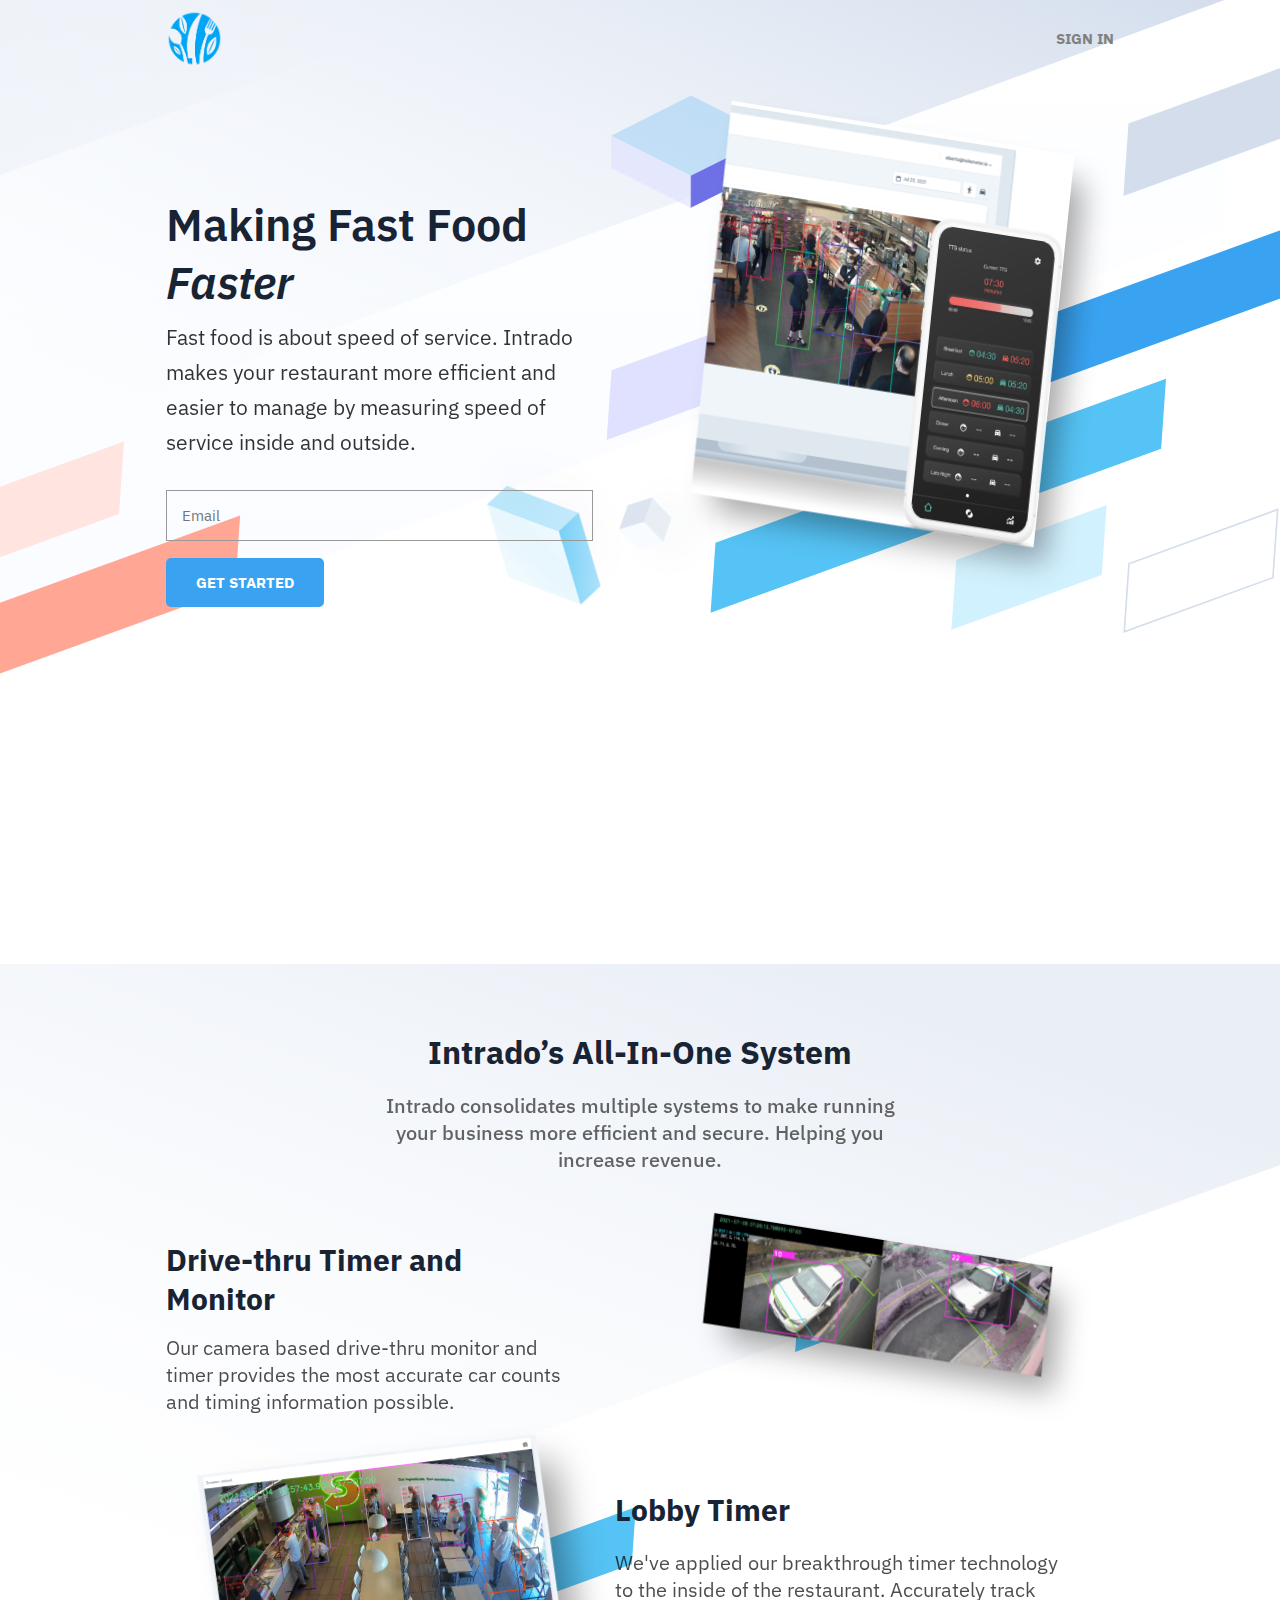
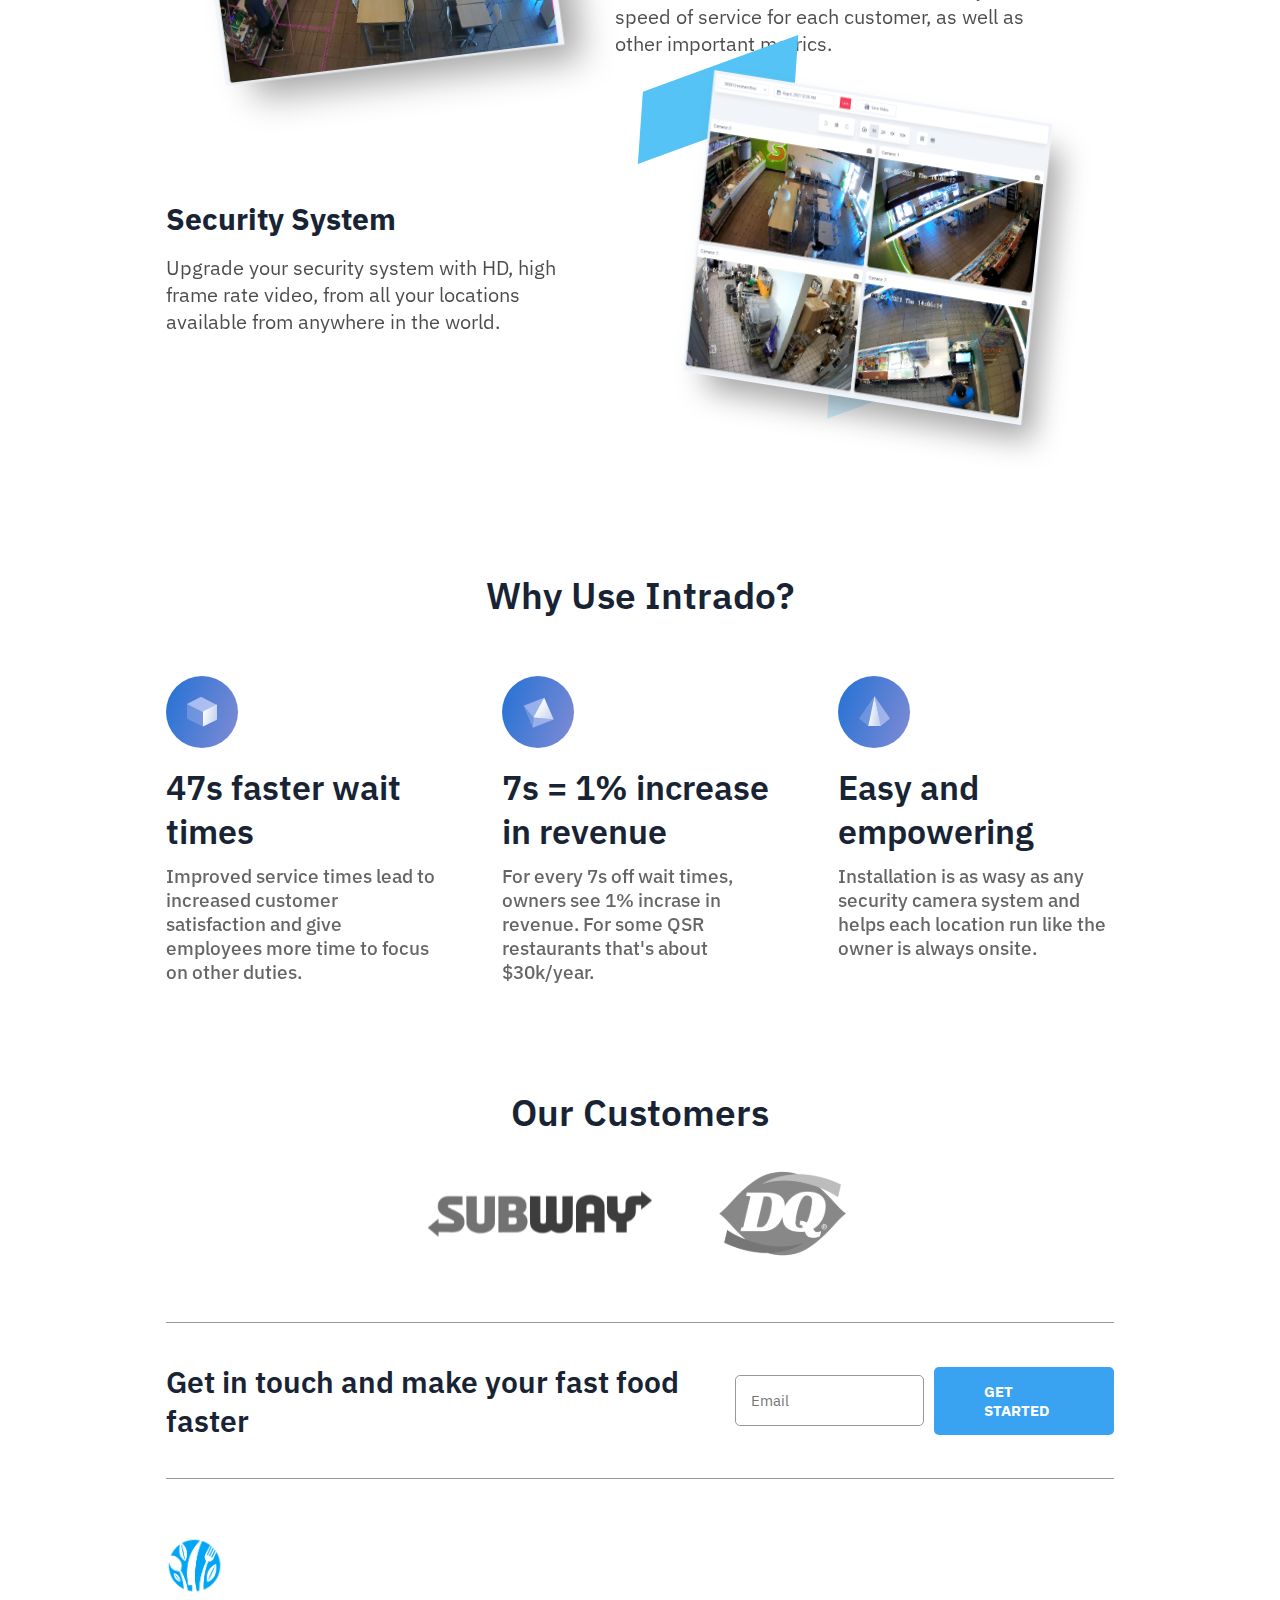
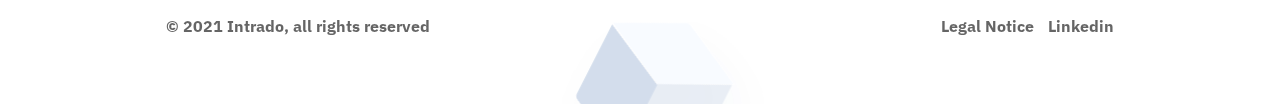
<file: index.html>
<!DOCTYPE html>
<html lang="en" dir="ltr">
  <head>
    <meta charset="utf-8">
    <meta http-equiv="X-UA-Compatible" content="IE=edge">
    <meta name="viewport" content="width=device-width, initial-scale=1.0">
    <link rel="shortcut icon" href="images/fav.png">
    <title>Intrado</title>
    <link rel="stylesheet" href="css/style.css">
    <link rel="stylesheet" href="https://cdnjs.cloudflare.com/ajax/libs/font-awesome/5.15.2/css/all.min.css">
  </head>
  <body>


    <header>
      <img class="logo" src="images/home.png" alt="">
      <a class="sign" href="login.html">SIGN IN</a>
    </header>

<section id="home">

  <div class="first">
    <img class="start" src="images/two.svg" alt="">
<h1>Making Fast Food <em>Faster</em></h1>
<h2>Fast food is about speed of service. Intrado makes your restaurant more efficient and easier to manage by measuring speed of service inside and outside.</h2>
<input type="text" class="form__input" placeholder="Email" id="name" required>
<a href="#">GET STARTED</a>
  </div>
  <div class="">
    <img class="hom-img" src="images/one.svg" alt="">
    <img class="home-img" src="images/hero.png" alt="">
  </div>
</section>


<section id="cards">
  <img class="card-bg" src="images/card-bg.svg" alt="">
<h1>Intrado’s All-In-One System</h1>
<h2>Intrado consolidates multiple systems to make running your business more efficient and secure. Helping you increase revenue.</h2>

<div class="partition">
  <div class="card-text card-text1">
<h3>Drive-thru Timer and Monitor</h3>
<h4>Our camera based drive-thru monitor and timer provides the most accurate car counts and timing information possible.</h4>
  </div>
  <div class="card-img card-img1">
    <img class="crd-bg" src="images/1.svg" alt="">
<img class="side-img" src="images/first.png" alt="">
  </div>
  <div class="card-img card-img2">
    <img class="crd-bg" src="images/2.svg" alt="">
<img class="side-img" src="images/second.png" alt="">
  </div>
  <div class="card-text card-text2">
<h3>Lobby Timer</h3>
<h4>We've applied our breakthrough timer technology to the inside of the restaurant. Accurately track speed of service for each customer, as well as other important metrics.</h4>
  </div>
  <div class="card-text card-text3">
<h3>Security System</h3>
<h4>Upgrade your security system with HD, high frame rate video, from all your locations available from anywhere in the world.</h4>
  </div>
  <div class="card-img card-img3">
    <img class="crd-bg" src="images/3.svg" alt="">
<img class="side-img" src="images/third.png" alt="">
  </div>
</div>

</section>



<section id="use">
  <h1>Why Use Intrado?</h1>
  <div class="divide">

<div class="divider">
<img src="images/cube.svg" alt="">
<h2>47s faster wait times</h2>
<h3>Improved service times lead to increased customer satisfaction and give employees more time to focus on other duties.</h3>
</div>

<div class="divider">
<img src="images/diamond.svg" alt="">
<h2>7s = 1% increase in revenue</h2>
<h3>For every 7s off wait times, owners see 1% incrase in revenue. For some QSR restaurants that's about $30k/year.</h3>
</div>

<div class"divider">
  <img src="images/triangle.svg" alt="">
  <h2>Easy and empowering</h2>
  <h3>Installation is as wasy as any security camera system and helps each location run like the owner is always onsite.</h3>
</div>

  </div>
</section>


<section id="customer">
<h1>Our Customers</h1>
<div class="custom">
<img src="images/SW.svg" alt="">
<img src="images/DQ.svg" alt="">
</div>
</section>


<section id="contact">
<h1>Get in touch and make your fast food faster</h1>
<input type="text" class="form__input" placeholder="Email" id="name" required>
<a href="#">GET STARTED</a>
</section>


<section id="footer">
<img src="images/home.png" alt="">
<div class="end">
<h2>© 2021 Intrado, all rights reserved</h2>
<div class="terms">
<a href="legal.html">Legal Notice</a> &emsp;
<a href="https://www.linkedin.com/company/in-trado">Linkedin</a>
</div>
</div>
<img src="images/end.svg" alt="">
</section>


  </body>
</html>
</file>
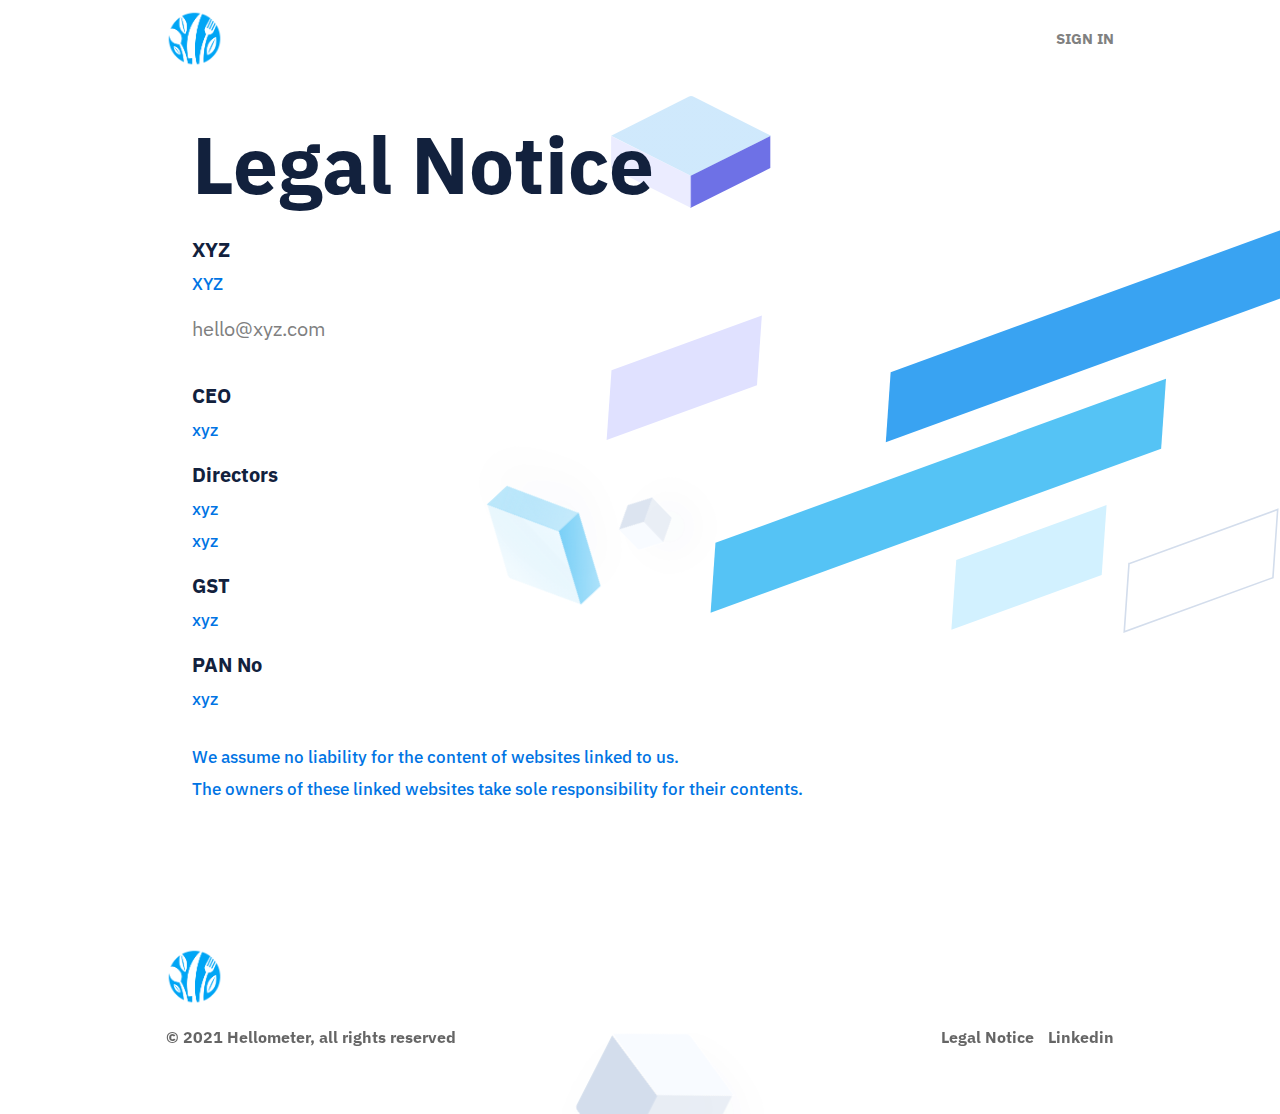
<file: legal.html>
<!DOCTYPE html>
<html lang="en" dir="ltr">

<head>
  <meta charset="utf-8">
  <meta http-equiv="X-UA-Compatible" content="IE=edge">
  <meta name="viewport" content="width=device-width, initial-scale=1.0">
  <link rel="shortcut icon" href="images/fav.png">
  <title>Max</title>
  <link rel="stylesheet" href="css/legal.css">
  <link rel="stylesheet" href="css/style.css">
  <link rel="stylesheet" href="https://cdnjs.cloudflare.com/ajax/libs/font-awesome/5.15.3/css/all.min.css">
</head>

<body>

  <header>
    <img class="logo" src="images/home.png" alt="">
    <a class="sign" href="login.html">SIGN IN</a>
  </header>
<section class="none" id="none">
  <img class="hom-img" src="images/one.svg" alt="">
  <p class="note">Legal Notice</p>
  <p class="head">XYZ</p>
  <p class="body">XYZ</p>
  <a href=""><p class="weblink">hello@xyz.com</p></a>
  <p class="head">CEO</p>
  <p class="body">xyz</p>
  <p class="head">Directors</p>
  <p class="body">xyz</p>
  <p class="body">xyz</p>
  <p class="head">GST</p>
  <p class="body">xyz</p>
  <p class="head">PAN No</p>
  <p class="body">xyz</p>
  <br>
  <br>
  <p class="body">We assume no liability for the content of websites linked to us.</p>
  <p class="body">The owners of these linked websites take sole responsibility for their contents.</p>

</section>

<section id="footer">
<img src="images/home.png" alt="">
<div class="end">
<h2>© 2021 Hellometer, all rights reserved</h2>
<div class="terms">
<a href="legal.html">Legal Notice</a> &emsp;
<a href="https://www.linkedin.com/company/in-trado">Linkedin</a>
</div>
</div>
<img src="images/end.svg" alt="">
</section>

  </body>

  </html>
</file>
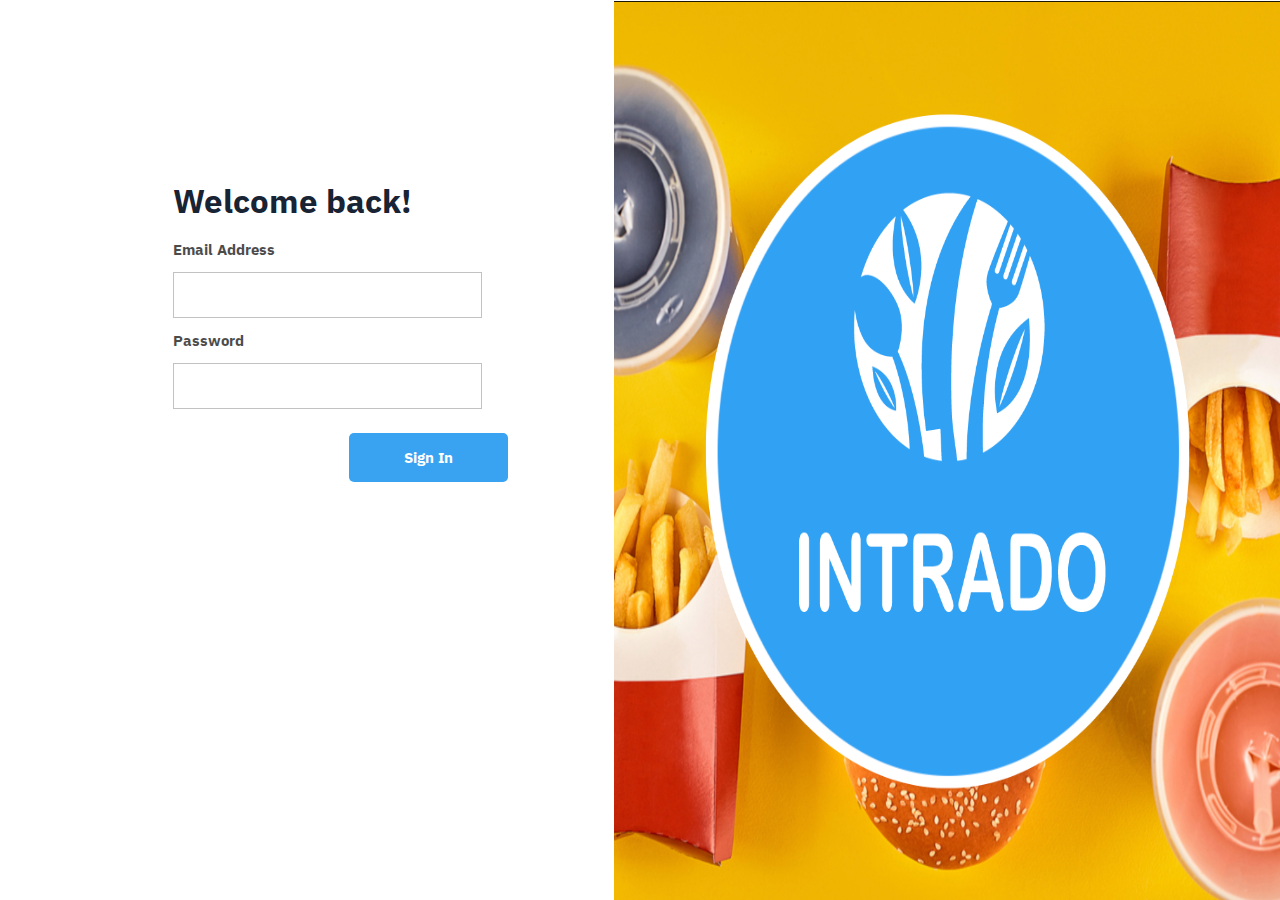
<file: login.html>
<!DOCTYPE html>
<html lang="en" dir="ltr">
  <head>
    <meta http-equiv="X-UA-Compatible" content="IE=edge">
    <meta name="viewport" content="width=device-width, initial-scale=1.0">
    <meta charset="utf-8">
    <link rel="shortcut icon" href="images/fav.png">
    <title>Intrado</title>
    <link rel="stylesheet" href="css/login.css">
  </head>
  <body>
    <section id="login">
<div class="form">
<h1>Welcome back!</h1>
<label>Email Address</label><br><br>
<input type="email" name="" value=""><br>
<label>Password</label><br><br>
<input type="password" name="" value=""><br><br><br>
<a href="">Sign In</a>
</div>
<img src="images/login.png" alt="">
</section>
  </body>
</html>
</file>
<file: css/style.css>
@import url('https://fonts.googleapis.com/css2?family=IBM+Plex+Sans:wght@100;200;300;400;500;600;700&display=swap');
:root {
  --primary:#39a3f2;
}
* {
    font-family: 'IBM Plex Sans', sans-serif;
    margin: 0;
    padding: 0;
    box-sizing: border-box;
    transition: all .2s linear;
    outline: none;
    text-decoration: none;
    scroll-behavior: smooth;
}

*::selection {
    background: #39a3f2;
    color: #fff;
}

a,
a:focus,
a:active {
  text-decoration: none;
  color: inherit;
  cursor: pointer;
  z-index: 10;
}

html {
    font-size: 62.5%;
    overflow-x: hidden;
}
section{
  padding: 2rem 13%;
}

header {
    display: flex;
    align-items: center;
    justify-content: space-between;
    position: absolute;
    top: 0;
    left: 0;
    padding: 1rem 13%;
    width: 100vw;
}

header .logo {
    width: 6%;
}

header .sign{
  font-size: 1.5rem;
  font-weight: 900;
  color: grey;
  background: none;
  cursor: pointer;
}
header .sign:hover,
#home a:hover{
  color: #444;
}

header.header-active {
    height: 10vh;
    background: #fff;
    box-shadow: 0 .1rem .6rem rgba(0, 0, 0, .3);
}


#home{
  display: grid;
  grid-template-columns: 1fr 1fr;
  grid-gap: 50px;
  padding-top: 10%;
  height: 100vh;
  position: relative;
}
.home-img{
  width: 90%;
  transform-origin:top;
  margin-left: 8%;
  transform: scale3d(0.9, 1, 0.5) rotate3d(1,5, 2, 20deg);
  -webkit-box-shadow: 21px 20px 31px -6px rgba(0,0,0,0.36);
-moz-box-shadow: 21px 20px 31px -6px rgba(0,0,0,0.36);
box-shadow: 21px 20px 31px -6px rgba(0,0,0,0.36);
}
.start{
  position: absolute;
  top: 0;
  left: -91%;
  width: 280%;
  z-index: -6;
}
.home-img:hover{
  transform: rotate3d(0,0, 0, 0deg);
}
.hom-img{
  position: absolute;
  width: 99%;
  right: 0;
  left: 20%;
  top: 0;
  z-index: -5;
}
#home h1{
  color: #182334;
  font-size: 4.5rem;
  font-weight: 600;
  margin-top: 15%;
  margin-bottom: 2%;
}

#home h2{
  font-size: 2.1rem;
  font-weight: 400;
  opacity: 0.8;
  line-height: 3.5rem;
  margin-bottom: 3rem;
}

#home input{
  font-size: 1.5rem;
  color: #182334;
  padding: 1.5rem;
  width: 95%;
  border: solid 0.2px #999;
  background: inherit;
  margin-bottom: 7%;
  margin-right: 4%;
}

#home a{
padding: 1.5rem 3rem;
font-size: 1.5rem;
font-weight: 700;
color: #fff;
background: var(--primary);
border-radius: 0.5rem;
}

#cards{
  margin-top: 5%;
  text-align: center;
  position: relative;
}
.card-bg{
  position: absolute;
  width: 300%;
  right: -90%;
  top: 0;
  z-index: -4;
}
#cards h1{
  font-size: 3.2rem;
  color: #182334;
  font-weight: 700;
  margin-top: 5%;
  margin-bottom: 2%;
}
#cards h2{
  font-size: 2rem;
  opacity: 0.6;
  font-weight: 500;
  margin: 0 22%;
}

.partition{
  display: grid;
  grid-template-columns: 0.9fr 1.1fr;
  grid-gap: 40px;
  margin-top: 7%;

}
.card-img img{
  width: 80%;
}
.card-img{
  position: relative;
}
.card-text {
  text-align: left;
}
.card-text h3{
  font-size: 3rem;
  color: #182334;
  margin-bottom: 4%;
}
.card-text h4{
  font-size: 2rem;
  opacity: 0.7;
  font-weight: 400;
}
.card-text2 h3{
  margin-top: 7%;
}
.card-text3 h3{
  margin-top: 25%;
}
.card-text2 h4{
  margin-right: 10%;
}
.card-img1 .side-img,.card-img3 .side-img{
  transform-origin:top;
  margin-left: 8%;
  transform: scale3d(0.9, 1, 0.5) rotate3d(1,5, 2, 20deg);
  -webkit-box-shadow: 21px 20px 31px -6px rgba(0,0,0,0.36);
  -moz-box-shadow: 21px 20px 31px -6px rgba(0,0,0,0.36);
  box-shadow: 21px 20px 31px -6px rgba(0,0,0,0.36);
}
.card-img2 .side-img{
  transform-origin:top;
  margin-left: 8%;
  transform: scale3d(1.1, 1.1, 1.2) rotate3d(1,5, -2, 20deg);
  -webkit-box-shadow: 21px 20px 31px -6px rgba(0,0,0,0.36);
  -moz-box-shadow: 21px 20px 31px -6px rgba(0,0,0,0.36);
  box-shadow: 21px 20px 31px -6px rgba(0,0,0,0.36);
  margin-right: 10%;
}
.card-img2 .side-img:hover ,
.card-img1 .side-img:hover ,
.card-img3 .side-img:hover{
  transform: rotate3d(0,0, 0, 0deg);
}

.card-img1 .crd-bg{
  position: absolute;
  top: -13rem;
}

.card-img2 .crd-bg{
  position: absolute;
  width: 170%;
  left: -21rem;
  top: -17rem;
  z-index: -5;
}

.card-img3 .crd-bg{
  position: absolute;
  top: -20rem;
  left: -18rem;
  width: 175%;
}




#use{
  text-align: center;
  margin-top: 10%;
}
#customer{
  text-align: center;
  margin-top: 5%;
}
#use h1,#customer h1{
  font-size: 3.7rem;
  color: #182334;
  font-weight: 600;
}

.divide{
  display: grid;
  grid-template-columns: 1fr 1fr 1fr;
  grid-gap: 60px;
  text-align: left;
  margin-top: 6%;
}

.divide img{
  background-image: linear-gradient( 109.6deg,  rgba(45,116,213,1) 11.2%, rgba(121,137,212,1) 91.2% );
  border-radius: 100%;
  margin-bottom: 5%;
}

.divide h2{
  font-size: 3.4rem;
  color: #182334;
  font-weight: 600;
  margin-bottom: 4%;
}

.divide h3{
  font-size: 1.9rem;
  font-weight: 500;
  opacity: 0.6;
}


.custom{
  width: 60%;
  margin-top: 3%;
  display: flex;
  justify-content: center;
  margin-left: 20%;
}

.custom img:last-child{
  width: 25%;
}

.custom img:first-child{
  width: 40%;
  margin-right: 10%;
}


#contact {
  margin-top: 3%;
  border-top: solid 1px #999;
  border-bottom: solid 1px #999;
  width: 74%;
  margin-left: 13%;
  margin-bottom: 3%;
  padding: 3% 0%;
  display: flex;
  align-items:center;
}


#contact h1{
  font-size: 3.1rem;
  color: #182334;
  font-weight: 600;
  width: 56%;
  margin: none;
  margin-right: 4%;
}

#contact input{
  font-size: 1.5rem;
  color: #182334;
  padding: 1.5rem;
  width: 20%;
  border: solid 0.2px #999;
  background: inherit;
  border-radius: 0.5rem;
  margin-right: 1%
}

#contact a{
padding: 1.5rem 5.5rem;
font-size: 1.5rem;
font-weight: 700;
color: #fff;
background: var(--primary);
border-radius: 0.5rem;
width: 19%;
}
#contact a:hover{
  color: #182334;
}

#footer{
  position: relative;
  overflow: hidden;
}
#footer img{
  width: 6%;
  margin-bottom: 2%;
}

.end{
  display: flex;
  justify-content: space-between;
  margin-bottom: 5%;
}
.end h2{
  font-size: 1.6rem;
  opacity: 0.6;
}
.terms{
  z-index: 10;
}
.terms a{
  font-size: 1.6rem;
  font-weight: 700;
  opacity: 0.6;
  cursor: pointer;
  z-index: 12;
}

.terms a:hover{
  opacity: 1;
}

#footer img:last-child{
  position: absolute;
  width: 100%;
  left: 0;
  bottom: -8rem;
}




@media(max-width:1366px){

  #contact h1{
    font-size: 3rem;
  }
  #contact a{
    font-size: 1.5rem;
    padding: 1.5rem 5rem;
  }
}


@media(max-width:991px){
  section{
    padding: 2rem 6%;
  }
  header{
    padding: 1rem 6%;
  }
  #home{
    grid-gap: 20px;
    padding: 2rem 2%;
    grid-template-columns: 1.1fr 0.9fr;
    overflow-y: hidden;
    overflow-x: hidden;
  }
  #cards{
 overflow-x: hidden;
 overflow-y: hidden;
  }
  #home h1{
    margin-top: 45%;
  }
  .home-img{
    width: 100%;
    margin-top: 50%;
  }
  .hom-img{
    width: 140%;
    left: 10%;
  }
  .start{
   width: 420%;
  left: -140%;
  }
  #contact{
    width: 90%;
    margin-left: 5%;
  }
  #contact a{
    padding: 1.5rem 2rem;
    width: auto;
  }
  #footer img:last-child{
    bottom: -4rem;
  }
}


@media(max-width:800px){
.start{
  width: 450%;
  left: -180%;
}
.hom-img{
  width: 160%;
  top: 5%;
  left: 0%;
}
.home-img{
  width: 130%;
}
#cards h2{
  margin: 0 5%;;
}
.card-img1 .side-img, .card-img3 .side-img  {
    width: 120%;
}
.card-img2 .side-img {
  width: 120%;
  margin-left: -30%;
}
.card-img1 .crd-bg{
  top: -12rem;
  width: 120%;
}
.card-img2 .crd-bg{
left: 0rem;
width: 200%;
left: -21rem;
top: -10rem;
}
.card-img3 .crd-bg{
  top: -16rem;
  left: -13rem;
}
.partition{
  grid-row-gap: 100px;
}
#contact h1{
  width: 45%;
  margin-right: 10%;
}
#contact a{
  padding: 1.5rem 1rem;
}
  }

@media(max-width:691px){
  header .logo{
    width: 10%;
  }
  #home {
    padding: 2rem 3%;
    grid-template-columns: 1.3fr 0.7fr;
  }
  .home-img{
    width: 170%;
    margin-top: 100%;
  }
  .start{
    width: 600%;
    left: -240%;
  }
  .hom-img{
    width: 190%;
    top: 10%;
  }
  .divide{
    grid-template-columns: 1fr;
    width: 60%;
    margin-left: 20%;
    text-align: center;
  }
  #use h1, #customer h1{
    font-size: 4.2rem;
  }
  .custom{
    width: 90%;
    margin-left: 5%;
  }
}

@media(max-width:520px){
  html{
    font-size: 45%;
  }
  #home{
    grid-template-columns: 1fr;
    text-align: center;
  }
  #home h1{
    margin-top: 15%;
  }
  #home h2{
    font-size: 2.5rem;
    margin: 3% 10%;
  }
  #home input{
    font-size: 2.2rem;
    opacity: 0.7;
  }
  #home input:focus{
    opacity: 1;
  }
  #home a{
    font-size: 2.2rem;
  }
  .home-img{
    width: 70%;
    margin-top: 5%;
  }
  .hom-img{
   width: 220%;
   top: 35%;
   left: -50%;
  }
  .partition{
    grid-template-columns: 1fr;
    grid-gap: 60px;
  }
  .card-img1 .side-img, .card-img3 .side-img  {
      transform: rotate3d(0,0, 0, 0deg);
      width: 100%;
      margin-left: 0;
  }
  .card-img2 .side-img {
    width: 90%;
    transform: rotate3d(0,0, 0, 0deg);
    margin-left: 5%;
  }
  #cards h1{
    font-size: 3.6rem;
  }
  #cards h2{
    font-size: 2.5rem;
  }
  .card-text{
    text-align: center;
  }
  .card-text h3{
    font-size: 3.2rem;
    margin-top: 0;
  }
  .card-text h4{
    font-size: 2.4rem;
    font-weight: 600;
    margin: 0 13%;
  }
  .card-img1 .crd-bg {
    top:-100%;
    width: 100%;
  }
  .card-img2 .crd-bg {
    width: 150%;
    left: -15rem;
    top: -17rem;
  }
.card-img3 .crd-bg {
  top: -25rem;
  left: -49%;
}
.custom{
  justify-content:space-around;
  align-items: center;
}
#contact{
  display: block;
  text-align: center;
  padding-bottom: 7%;
}
#contact h1{
width: 80%;
margin: 2% 10%;
}
#contact input{
  width: 80%;
  margin: 1% 10% 6% 10%;
}
#contact a{
  padding: 2rem 10%;
}
#footer{
  text-align: center;
}
#footer img{
  width: 10%;
}
.end{
  display: block;
}
.end h2{
  font-size: 1.7rem;
  margin: 5%;
}
.terms a{
  font-size: 2rem;
}
#footer img:last-child{
  width: 200%;
  left: -50%;
  z-index: -5;
}
}
</file>
<file: css/legal.css>
@import url('https://fonts.googleapis.com/css2?family=Open+Sans:wght@300;400;500;600;700;800&display=swap');

* {
  margin: 0;
  padding: 0;
  scroll-behavior: smooth;
  font-family: 'Open Sans', sans-serif;
}


html {
  overflow: hidden;
}
:root{
    --first:#0074e4;
    --secondary:#edf2fa;
    --turtury:#1074d1;
}

a,
a:hover,
a:focus,
a:active {
  text-decoration: none;
  color: inherit;
}

.none{
    min-height: 100vh;\
    background:var(--secondary);
    background-size: cover;
    background-position: center;
    background-attachment: fixed;
    display: flex;
    flex-flow: column;
    padding-left: 15%;
    padding-bottom: 10%;
}

.note {
  font-size: 8rem;
  font-weight: 700;
  margin-top: 10%;
  color: #12213d;
}

.head {
  padding-top: 2rem;
  font-size: 2rem;
  color: #12213d;
  font-weight: 700;
}

.weblink {
  font-size: 2rem;
  padding: 2rem 0;
  color: grey;
}
#footer{
  margin-top: 0;
}
.body {
  padding-top: 1rem;
  font-size: 1.7rem;
  font-weight: 500;
  color: var(--first);
}

@media (max-width:991px) {
  .none {
    padding-right: 15%;
  }

  .note {
    margin-top: 30%;
    font-size: 10rem;
  }

  .head {
    padding-top: 3rem;
    font-size: 3rem;
  }

  .body {
    padding-top: 2rem;
  }
}

@media (max-width:500px){
  .note{
    font-size: 5rem;
  }
  .head {
    font-size: 2.6rem;
  }
}
</file>
<file: css/login.css>
@import url('https://fonts.googleapis.com/css2?family=IBM+Plex+Sans:wght@100;200;300;400;500;600;700&display=swap');

:root {
  --primary:#39a3f2;
}
* {
    font-family: 'IBM Plex Sans', sans-serif;
    margin: 0;
    padding: 0;
    box-sizing: border-box;
    transition: all .2s linear;
    outline: none;
    text-decoration: none;
    scroll-behavior: smooth;
}

*::selection {
    background: #39a3f2;
    color: #fff;
}

html {
    font-size: 62.5%;
    overflow: hidden;
}

#login{
min-height: 100vh;
overflow: hidden;
display: flex;
justify-content: space-between;
}

#login img{
  width: 52%;
}


.form{
margin-left: 13.5%;
margin-top: 14%;
width: 50%;
}

.form h1{
  font-size: 3.3rem;
  color: #182334;
  font-weight: 900;
  margin-bottom: 4%;
}

.form label{
  font-size: 1.5rem;
  font-weight: 700;
  opacity: 0.7;
}


.form input{
  color: #182334;
  padding: 1.3rem;
  width: 70%;
  border: solid 0.2px #999;
  opacity: 0.6;
  background: inherit;
  margin-right: 30%;
  margin-bottom: 3%;
}


.form a{
  padding: 1.5rem 5.5rem;
  font-size: 1.5rem;
  font-weight: 700;
  color: #fff;
  background: var(--primary);
  border-radius: 0.5rem;
  width: 10%;
  margin-left: 40%;
}

.form input:active{
  opacity: 1;
}


@media(max-width:520px){

  #login img{
    display: none;
}
.form{
  width: 100%;
}
.form h1{
  margin-top: 25%;
}
}
</file>
